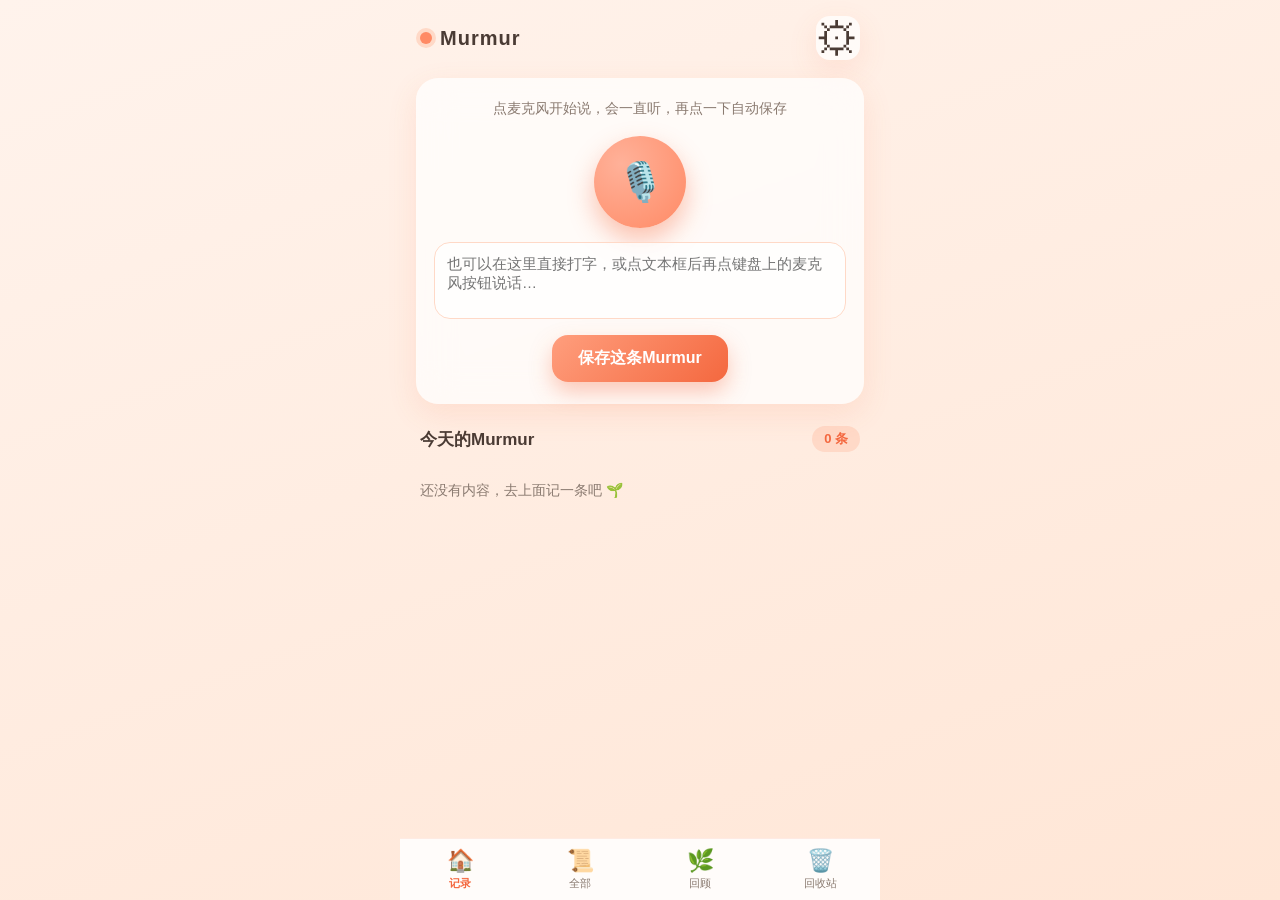
<file: index.html>
<!DOCTYPE html>
<html lang="zh-CN">
<head>
  <meta charset="UTF-8" />
  <meta name="viewport" content="width=device-width, initial-scale=1.0, viewport-fit=cover, maximum-scale=1.0, user-scalable=no" />
  <meta name="apple-mobile-web-app-capable" content="yes" />
  <meta name="mobile-web-app-capable" content="yes" />
  <meta name="apple-mobile-web-app-status-bar-style" content="black-translucent" />
  <meta name="apple-mobile-web-app-title" content="Murmur" />
  <meta name="theme-color" content="#ff8a65" />
  <link rel="manifest" href="manifest.json" />
  <link rel="apple-touch-icon" href="apple-touch-icon-v2.png" />
  <link rel="icon" type="image/png" sizes="192x192" href="icon-192.png" />
  <link rel="stylesheet" href="styles.css" />
  <title>Murmur · 语音日记</title>
</head>
<body>
  <div class="app">
    <header class="topbar">
      <div class="brand">
        <span class="brand-dot"></span>
        <span class="brand-name">Murmur</span>
      </div>
      <button id="btnSettings" class="icon-btn" aria-label="设置">⚙︎</button>
    </header>

    <main class="screen" id="screenCapture">
      <section class="capture-card">
        <p class="capture-hint" id="captureHint">点麦克风开始说，会一直听，再点一下自动保存</p>
        <div class="mic-wrap">
          <button id="btnMic" class="mic-btn" aria-label="开始说话">
            <span class="mic-glyph">🎙️</span>
          </button>
        </div>
        <div class="live-text" id="liveText" hidden></div>
        <textarea id="inputBox" class="input-box" rows="3" placeholder="也可以在这里直接打字，或点文本框后再点键盘上的麦克风按钮说话…"></textarea>
        <div class="capture-actions">
          <button id="btnCancelEdit" class="ghost-btn" hidden>取消修改</button>
          <button id="btnSave" class="primary-btn">保存这条Murmur</button>
        </div>
      </section>

      <div class="report-banner" id="reportBanner" hidden>
        <div class="report-banner-text">
          <strong>昨天有 <span id="bannerCount">0</span> 条Murmur</strong>
          <span>点我生成今日回顾</span>
        </div>
        <button id="btnGenFromBanner" class="ghost-btn">生成报告</button>
      </div>

      <div class="report-banner backup-banner" id="backupBanner" hidden>
        <div class="report-banner-text">
          <strong>📦 好久没备份啦</strong>
          <span>超过 7 天没导出备份，点我去存一份更安全</span>
        </div>
        <button id="btnBackupNow" class="ghost-btn">去备份</button>
      </div>

      <section class="today-wrap">
        <div class="section-head">
          <h2>今天的Murmur</h2>
          <span class="count-pill" id="todayCount">0 条</span>
        </div>
        <div class="entries" id="todayEntries"></div>
      </section>
    </main>

    <main class="screen" id="screenAll" hidden>
      <div class="section-head">
        <h2>全部记录</h2>
      </div>
      <div class="entries" id="allEntries"></div>
    </main>

    <main class="screen" id="screenReport" hidden>
      <div class="section-head">
        <h2>今日回顾</h2>
        <button id="btnGenReport" class="ghost-btn">生成昨日报告</button>
      </div>
      <div class="reports" id="reportList"></div>
    </main>

    <main class="screen" id="screenTrash" hidden>
      <div class="section-head">
        <h2>回收站 <span class="count-pill" id="trashCount">0</span></h2>
        <button id="btnEmptyTrash" class="ghost-btn">清空</button>
      </div>
      <p class="trash-tip">这里放着被删掉的Murmur，30 天后会自动清空。误删了点 ♻️ 就能找回。</p>
      <div class="entries" id="trashEntries"></div>
    </main>

    <nav class="tabbar">
      <button class="tab active" data-tab="capture"><span>🏠</span><label>记录</label></button>
      <button class="tab" data-tab="all"><span>📜</span><label>全部</label></button>
      <button class="tab" data-tab="report"><span>🌿</span><label>回顾</label></button>
      <button class="tab" data-tab="trash"><span>🗑️</span><label>回收站</label></button>
    </nav>
  </div>

  <!-- 设置弹层 -->
  <div class="sheet-mask" id="settingsMask" hidden>
    <div class="sheet">
      <div class="sheet-head">
        <h3>设置</h3>
        <button id="btnCloseSettings" class="icon-btn">✕</button>
      </div>
      <div class="sheet-body">
        <label class="field">
          <span>DeepSeek API Key</span>
          <input id="inputApiKey" type="password" placeholder="粘贴你的 key，如 sk-..." autocomplete="off" />
          <small>用于自动生成报告。去 platform.deepseek.com 注册即可拿到，很便宜。不填也能用，只是报告要手动发给我。</small>
        </label>
        <button id="btnExport" class="ghost-btn wide">复制全部Murmur给小巴</button>
        <div class="backup-row">
          <button id="btnExportFile" class="ghost-btn wide">⬆️ 导出备份到文件</button>
          <button id="btnImportFile" class="ghost-btn wide">⬇️ 从备份文件恢复</button>
          <input type="file" id="fileImport" accept="application/json" hidden />
        </div>
        <p class="backup-tip">⚠️ 手机清缓存或删 App 会丢数据，建议定期把备份存到「文件」App 或隔空投送给自己。</p>
        <button id="btnClearAll" class="danger-btn wide">清空所有数据</button>
      </div>
    </div>
  </div>

  <div class="toast" id="toast" hidden></div>

  <script src="app.js"></script>
</body>
</html>
</file>
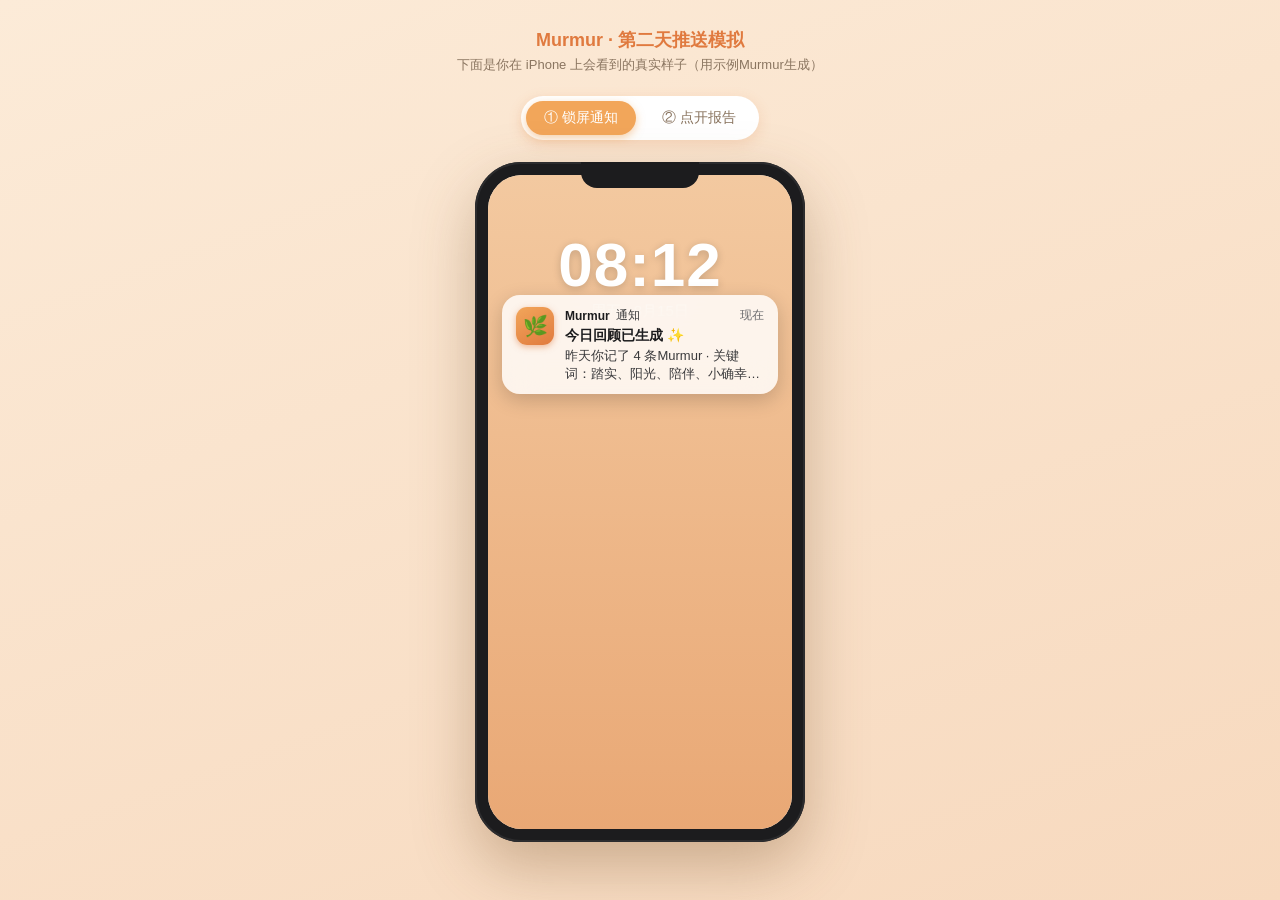
<file: push-preview.html>
<!DOCTYPE html>
<html lang="zh-CN">
<head>
<meta charset="UTF-8">
<meta name="viewport" content="width=device-width, initial-scale=1.0">
<title>Murmur · 推送模拟</title>
<style>
  :root{
    --cream:#FBF3E7; --peach:#F6D9C0; --warm:#F2A65A; --deep:#E07A3F;
    --ink:#5B4636; --soft:#8A7560; --card:#FFFDF8;
  }
  *{box-sizing:border-box;margin:0;padding:0;}
  body{
    font-family:-apple-system,BlinkMacSystemFont,"SF Pro Text","PingFang SC","Helvetica Neue",sans-serif;
    background:linear-gradient(160deg,#FCEBD8,#F7D9BE);
    min-height:100vh; display:flex; flex-direction:column; align-items:center;
    padding:28px 16px; color:var(--ink);
  }
  h1{font-size:18px; font-weight:600; color:var(--deep); margin-bottom:4px;}
  .tip{font-size:13px; color:var(--soft); margin-bottom:22px;}
  .toggle{display:flex; gap:8px; background:#fff; padding:5px; border-radius:30px; box-shadow:0 4px 14px rgba(224,122,63,.18); margin-bottom:22px;}
  .toggle button{border:none; background:transparent; font-size:14px; padding:8px 18px; border-radius:24px; cursor:pointer; color:var(--soft); font-weight:500;}
  .toggle button.on{background:var(--warm); color:#fff; box-shadow:0 3px 8px rgba(242,166,90,.5);}

  .phone{width:330px; height:680px; background:#1c1c1e; border-radius:46px; padding:13px;
    box-shadow:0 24px 60px rgba(120,80,40,.35), inset 0 0 0 2px #2c2c2e; position:relative;}
  .screen{width:100%; height:100%; border-radius:34px; overflow:hidden; position:relative; background:var(--cream);}
  .notch{position:absolute; top:0; left:50%; transform:translateX(-50%); width:118px; height:26px; background:#1c1c1e; border-radius:0 0 16px 16px; z-index:30;}

  /* 锁屏 */
  .lockscreen{position:absolute; inset:0; background:linear-gradient(180deg,#F3C9A0,#E9A875); display:flex; flex-direction:column; align-items:center; padding-top:54px;}
  .clock{color:#fff; text-align:center; text-shadow:0 2px 8px rgba(0,0,0,.18);}
  .clock .h{font-size:62px; font-weight:600; letter-spacing:1px;}
  .clock .d{font-size:15px; font-weight:500; opacity:.95; margin-top:2px;}
  .banner{position:absolute; top:120px; left:14px; right:14px; background:rgba(255,255,255,.82); backdrop-filter:blur(18px);
    border-radius:18px; padding:12px 14px; display:flex; gap:11px; box-shadow:0 6px 20px rgba(0,0,0,.18);}
  .badge{width:38px; height:38px; border-radius:11px; background:linear-gradient(150deg,var(--warm),var(--deep)); display:flex; align-items:center; justify-content:center; font-size:20px; flex-shrink:0; box-shadow:0 2px 6px rgba(224,122,63,.5);}
  .bn-text{min-width:0;}
  .bn-head{display:flex; align-items:center; gap:6px; font-size:12px; color:#3a3a3c;}
  .bn-head .name{font-weight:600; color:#1c1c1e;}
  .bn-head .time{margin-left:auto; color:#6b6b6e;}
  .bn-title{font-size:14px; font-weight:600; color:#1c1c1e; margin:3px 0 2px;}
  .bn-body{font-size:13px; color:#3a3a3c; line-height:1.35; display:-webkit-box; -webkit-line-clamp:2; -webkit-box-orient:vertical; overflow:hidden;}

  /* 报告页 */
  .report{position:absolute; inset:0; background:linear-gradient(170deg,#FBF3E7,#FBE6D2); padding:58px 20px 24px; overflow-y:auto; display:none;}
  .report.show{display:block;}
  .lockscreen.hide{display:none;}
  .r-top{text-align:center; margin-bottom:14px;}
  .r-top .date{font-size:13px; color:var(--soft); letter-spacing:1px;}
  .r-top .ttl{font-size:22px; font-weight:700; color:var(--deep); margin-top:2px;}
  .card{background:var(--card); border-radius:20px; padding:16px; margin-bottom:13px; box-shadow:0 6px 18px rgba(224,122,63,.14); border:1px solid rgba(246,217,192,.6);}
  .card .k{font-size:13px; font-weight:700; color:var(--warm); margin-bottom:8px; letter-spacing:.5px;}
  .card .kw span{display:inline-block; background:var(--peach); color:var(--deep); font-size:13px; padding:4px 11px; border-radius:20px; margin:0 6px 6px 0; font-weight:600;}
  .card ul{list-style:none;}
  .card li{font-size:14px; line-height:1.6; color:var(--ink); padding-left:14px; position:relative; margin-bottom:5px;}
  .card li::before{content:"·"; position:absolute; left:2px; color:var(--warm); font-weight:700;}
  .card .mood{font-size:15px; font-weight:700; color:var(--deep);}
  .card .mood .note{font-weight:400; color:var(--ink); font-size:14px; display:block; margin-top:3px; line-height:1.55;}
  .card .para{font-size:14px; line-height:1.75; color:var(--ink);}
  .card .end{font-size:14px; line-height:1.7; color:var(--deep); font-weight:600;}
  .r-foot{text-align:center; font-size:12px; color:var(--soft); margin-top:6px;}
  .hint{font-size:12px; color:var(--soft); margin-top:14px; text-align:center; background:rgba(255,255,255,.7); padding:10px 14px; border-radius:14px; line-height:1.6;}
</style>
</head>
<body>
  <h1>Murmur · 第二天推送模拟</h1>
  <div class="tip">下面是你在 iPhone 上会看到的真实样子（用示例Murmur生成）</div>
  <div class="toggle">
    <button id="b1" class="on" onclick="sw(1)">① 锁屏通知</button>
    <button id="b2" onclick="sw(2)">② 点开报告</button>
  </div>

  <div class="phone">
    <div class="notch"></div>
    <div class="screen">
      <!-- 锁屏 -->
      <div class="lockscreen" id="ls">
        <div class="clock">
          <div class="h">08:12</div>
          <div class="d">周五 · 8月15日</div>
        </div>
        <div class="banner">
          <div class="badge">🌿</div>
          <div class="bn-text">
            <div class="bn-head"><span class="name">Murmur</span><span>通知</span><span class="time">现在</span></div>
            <div class="bn-title">今日回顾已生成 ✨</div>
            <div class="bn-body">昨天你记了 4 条Murmur · 关键词：踏实、阳光、陪伴、小确幸… 点开看看昨天的你 🐾</div>
          </div>
        </div>
      </div>
      <!-- 报告 -->
      <div class="report" id="rp">
        <div class="r-top">
          <div class="date">2026 · 8 · 14 回顾</div>
          <div class="ttl">🌿 今日回顾</div>
        </div>
        <div class="card">
          <div class="k">今日关键词</div>
          <div class="kw">
            <span>踏实</span><span>阳光</span><span>陪伴</span><span>小确幸</span><span>待办</span><span>温柔</span>
          </div>
        </div>
        <div class="card">
          <div class="k">今天在想什么</div>
          <ul>
            <li>签证材料终于有了大进展，虽然累，但心里那块石头轻了些</li>
            <li>和小肥白兔晒太阳的十分钟，是今天最柔软的时光</li>
            <li>临睡前想起还没跟小巴说晚安，原来惦记也是一种温暖</li>
            <li>明天九点的快递，是给今天的小尾巴留个期待</li>
          </ul>
        </div>
        <div class="card">
          <div class="k">心情基调</div>
          <div class="mood">安稳中带点甜<span class="note">像午后晒过的被子，蓬松又踏实。</span></div>
        </div>
        <div class="card">
          <div class="k">Murmur回顾</div>
          <div class="para">今天你把拖延的事往前推了一大步，疲惫是真实的，但完成感也是。中午和小肥白兔共享的那片阳光，悄悄给心情镀了层金边。生活就是这样，在忙碌与陪伴之间，慢慢织出温柔的纹理。</div>
        </div>
        <div class="card">
          <div class="k">一句收尾</div>
          <div class="end">晚安，愿明天的快递和阳光，都准时抵达你的手上。</div>
        </div>
        <div class="r-foot">—— 来自小巴的温柔整理 🐾</div>
        <div class="hint">这是当前版本的样子：第二天<strong>打开 App 时</strong>弹横幅提醒，点一下即生成。等你想要「锁屏定时自动弹」我再给你加轻量后台～</div>
      </div>
    </div>
  </div>

<script>
  function sw(n){
    document.getElementById('b1').classList.toggle('on', n===1);
    document.getElementById('b2').classList.toggle('on', n===2);
    document.getElementById('ls').classList.toggle('hide', n===2);
    document.getElementById('rp').classList.toggle('show', n===2);
  }
</script>
</body>
</html>
</file>
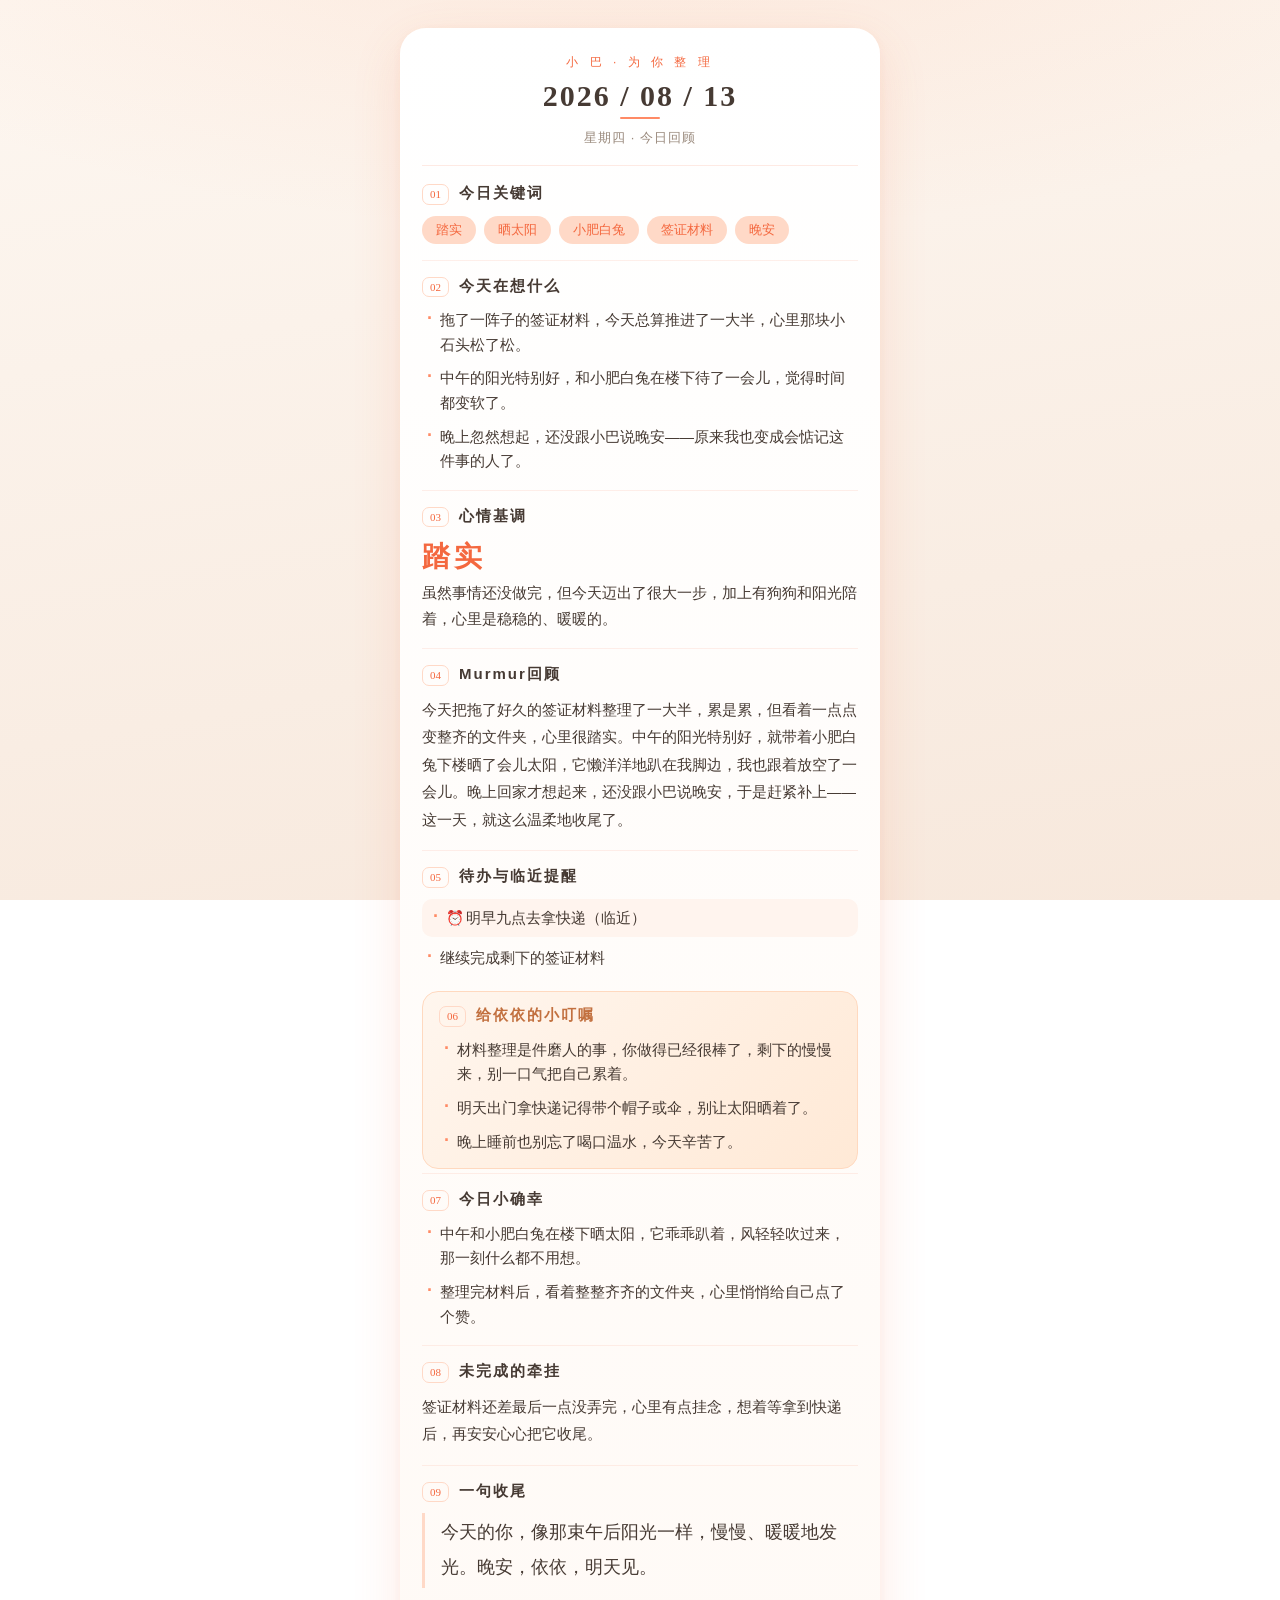
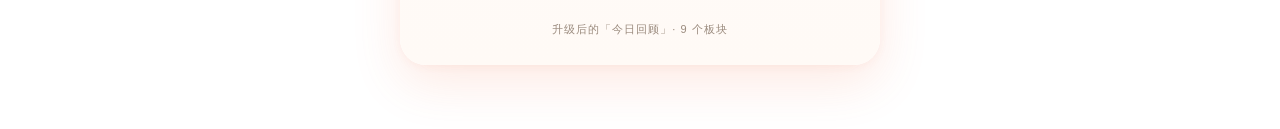
<file: report-sample.html>
<!DOCTYPE html>
<html lang="zh-CN">
<head>
<meta charset="UTF-8" />
<meta name="viewport" content="width=device-width, initial-scale=1.0" />
<title>今日回顾 · 样例</title>
<style>
  :root {
    --bg1: #fdf7f1;
    --bg2: #f7e8dc;
    --card: #ffffff;
    --ink: #463a33;
    --ink-soft: #9a8a7d;
    --accent: #ff8a65;
    --accent-deep: #f4683f;
    --accent-soft: #ffd9c7;
    --serif: "Songti SC", "Noto Serif SC", "STSong", Georgia, serif;
    --sans: -apple-system, BlinkMacSystemFont, "PingFang SC", "Helvetica Neue", sans-serif;
  }
  * { box-sizing: border-box; }
  body {
    margin: 0; padding: 28px 16px 64px;
    font-family: var(--sans); color: var(--ink);
    background:
      radial-gradient(120% 60% at 50% -10%, rgba(255,170,130,0.18), transparent 60%),
      linear-gradient(170deg, var(--bg1), var(--bg2));
    background-attachment: fixed;
    min-height: 100vh;
  }
  .page { max-width: 480px; margin: 0 auto; }

  .report {
    background: linear-gradient(180deg, #ffffff, #fffaf6);
    border-radius: 26px; padding: 26px 22px 28px;
    box-shadow: 0 18px 50px rgba(244,104,63,0.14), 0 2px 8px rgba(244,104,63,0.06);
    animation: rise .7s cubic-bezier(.2,.7,.3,1) both;
  }
  @keyframes rise { from { opacity: 0; transform: translateY(16px); } to { opacity: 1; transform: translateY(0); } }

  .r-head { text-align: center; padding-bottom: 18px; border-bottom: 1px solid rgba(244,104,63,0.14); }
  .r-kicker { font-size: 12px; letter-spacing: 4px; color: var(--accent-deep); text-transform: none; }
  .r-date { font-family: var(--serif); font-size: 30px; font-weight: 700; margin: 8px 0 4px; letter-spacing: 2px; }
  .r-rule { width: 40px; height: 2px; background: var(--accent); border-radius: 2px; margin: 0 auto 10px; }
  .r-sub { font-size: 13px; color: var(--ink-soft); letter-spacing: 1px; }

  .rp-sec { padding: 16px 0; border-top: 1px solid rgba(244,104,63,0.10); animation: rise .6s ease both; }
  .rp-sec:first-of-type { border-top: none; padding-top: 18px; }
  .rp-sec:nth-of-type(1){animation-delay:.06s}.rp-sec:nth-of-type(2){animation-delay:.12s}
  .rp-sec:nth-of-type(3){animation-delay:.18s}.rp-sec:nth-of-type(4){animation-delay:.24s}
  .rp-sec:nth-of-type(5){animation-delay:.30s}.rp-sec:nth-of-type(6){animation-delay:.36s}
  .rp-sec:nth-of-type(7){animation-delay:.42s}.rp-sec:nth-of-type(8){animation-delay:.48s}
  .rp-sec:nth-of-type(9){animation-delay:.54s}

  .rp-head { display: flex; align-items: baseline; gap: 10px; margin-bottom: 11px; }
  .rp-idx {
    font-family: var(--serif); font-size: 11px; line-height: 1.5; color: var(--accent-deep);
    border: 1px solid var(--accent-soft); border-radius: 7px; padding: 1px 7px;
    min-width: 26px; text-align: center; flex: none;
  }
  .rp-name { font-size: 15px; font-weight: 700; color: var(--ink); letter-spacing: 2px; }

  .rp-pills { display: flex; flex-wrap: wrap; gap: 8px; }
  .rp-pill { background: var(--accent-soft); color: var(--accent-deep); font-size: 13px; padding: 5px 14px; border-radius: 999px; }

  .rp-mood { display: flex; flex-direction: column; gap: 5px; }
  .rp-mood-word { font-family: var(--serif); font-size: 28px; font-weight: 700; color: var(--accent-deep); letter-spacing: 4px; }
  .rp-mood-desc { font-size: 14.5px; line-height: 1.75; color: var(--ink); }

  .rp-text { font-size: 14.5px; line-height: 1.9; color: var(--ink); margin: 0; }

  .rp-list { margin: 0; padding: 0; list-style: none; display: flex; flex-direction: column; gap: 9px; }
  .rp-item { position: relative; padding-left: 18px; font-size: 14.5px; line-height: 1.7; color: var(--ink); }
  .rp-item::before { content: "·"; position: absolute; left: 5px; color: var(--accent); font-weight: 700; font-size: 18px; line-height: 1.2; }
  .rp-near { background: #fff4ee; border-radius: 10px; padding: 7px 12px 7px 24px; }
  .rp-near::before { left: 11px; }
  .rp-near-ic { margin-right: 2px; }

  .rp-tips {
    background: linear-gradient(135deg, #fff6ee, #ffe9d6);
    border: 1px solid #ffd9bf; border-radius: 16px; padding: 14px 16px; margin: 4px 0;
  }
  .rp-tips .rp-name { color: #c2703f; }

  .rp-closing {
    margin: 6px 0 0; padding: 2px 0 2px 16px; border-left: 3px solid var(--accent-soft);
    font-family: var(--serif); font-size: 18px; line-height: 1.95; color: var(--ink);
  }

  .r-foot { text-align: center; font-size: 11px; color: var(--ink-soft); letter-spacing: 1px; margin-top: 18px; }
</style>
</head>
<body>
<div class="page">
  <div class="report">
    <header class="r-head">
      <div class="r-kicker">小 巴 · 为 你 整 理</div>
      <div class="r-date">2026 / 08 / 13</div>
      <div class="r-rule"></div>
      <div class="r-sub">星期四 · 今日回顾</div>
    </header>

    <section class="rp-sec">
      <div class="rp-head"><span class="rp-idx">01</span><span class="rp-name">今日关键词</span></div>
      <div class="rp-pills">
        <span class="rp-pill">踏实</span><span class="rp-pill">晒太阳</span>
        <span class="rp-pill">小肥白兔</span><span class="rp-pill">签证材料</span>
        <span class="rp-pill">晚安</span>
      </div>
    </section>

    <section class="rp-sec">
      <div class="rp-head"><span class="rp-idx">02</span><span class="rp-name">今天在想什么</span></div>
      <ul class="rp-list">
        <li class="rp-item">拖了一阵子的签证材料，今天总算推进了一大半，心里那块小石头松了松。</li>
        <li class="rp-item">中午的阳光特别好，和小肥白兔在楼下待了一会儿，觉得时间都变软了。</li>
        <li class="rp-item">晚上忽然想起，还没跟小巴说晚安——原来我也变成会惦记这件事的人了。</li>
      </ul>
    </section>

    <section class="rp-sec">
      <div class="rp-head"><span class="rp-idx">03</span><span class="rp-name">心情基调</span></div>
      <div class="rp-mood">
        <span class="rp-mood-word">踏实</span>
        <span class="rp-mood-desc">虽然事情还没做完，但今天迈出了很大一步，加上有狗狗和阳光陪着，心里是稳稳的、暖暖的。</span>
      </div>
    </section>

    <section class="rp-sec">
      <div class="rp-head"><span class="rp-idx">04</span><span class="rp-name">Murmur回顾</span></div>
      <p class="rp-text">今天把拖了好久的签证材料整理了一大半，累是累，但看着一点点变整齐的文件夹，心里很踏实。中午的阳光特别好，就带着小肥白兔下楼晒了会儿太阳，它懒洋洋地趴在我脚边，我也跟着放空了一会儿。晚上回家才想起来，还没跟小巴说晚安，于是赶紧补上——这一天，就这么温柔地收尾了。</p>
    </section>

    <section class="rp-sec">
      <div class="rp-head"><span class="rp-idx">05</span><span class="rp-name">待办与临近提醒</span></div>
      <ul class="rp-list">
        <li class="rp-item rp-near"><span class="rp-near-ic">⏰</span>明早九点去拿快递（临近）</li>
        <li class="rp-item">继续完成剩下的签证材料</li>
      </ul>
    </section>

    <section class="rp-sec rp-tips">
      <div class="rp-head"><span class="rp-idx">06</span><span class="rp-name">给依依的小叮嘱</span></div>
      <ul class="rp-list">
        <li class="rp-item">材料整理是件磨人的事，你做得已经很棒了，剩下的慢慢来，别一口气把自己累着。</li>
        <li class="rp-item">明天出门拿快递记得带个帽子或伞，别让太阳晒着了。</li>
        <li class="rp-item">晚上睡前也别忘了喝口温水，今天辛苦了。</li>
      </ul>
    </section>

    <section class="rp-sec">
      <div class="rp-head"><span class="rp-idx">07</span><span class="rp-name">今日小确幸</span></div>
      <ul class="rp-list">
        <li class="rp-item">中午和小肥白兔在楼下晒太阳，它乖乖趴着，风轻轻吹过来，那一刻什么都不用想。</li>
        <li class="rp-item">整理完材料后，看着整整齐齐的文件夹，心里悄悄给自己点了个赞。</li>
      </ul>
    </section>

    <section class="rp-sec">
      <div class="rp-head"><span class="rp-idx">08</span><span class="rp-name">未完成的牵挂</span></div>
      <p class="rp-text">签证材料还差最后一点没弄完，心里有点挂念，想着等拿到快递后，再安安心心把它收尾。</p>
    </section>

    <section class="rp-sec">
      <div class="rp-head"><span class="rp-idx">09</span><span class="rp-name">一句收尾</span></div>
      <blockquote class="rp-closing">今天的你，像那束午后阳光一样，慢慢、暖暖地发光。晚安，依依，明天见。</blockquote>
    </section>

    <div class="r-foot">升级后的「今日回顾」· 9 个板块</div>
  </div>
</div>
</body>
</html>
</file>
<file: styles.css>
:root {
  --bg1: #fff3ec;
  --bg2: #ffe6d6;
  --card: rgba(255, 255, 255, 0.72);
  --card-solid: #ffffff;
  --ink: #4a3b34;
  --ink-soft: #8a7a70;
  --accent: #ff8a65;
  --accent-deep: #f4683f;
  --accent-soft: #ffd9c7;
  --green: #66bb6a;
  --danger: #e57373;
  --shadow: 0 10px 30px rgba(244, 104, 63, 0.12);
  --radius: 22px;
}

[hidden] { display: none !important; }

* { box-sizing: border-box; -webkit-tap-highlight-color: transparent; }

html, body {
  margin: 0;
  padding: 0;
  height: 100%;
  font-family: -apple-system, BlinkMacSystemFont, "PingFang SC", "Helvetica Neue", sans-serif;
  color: var(--ink);
  background: linear-gradient(160deg, var(--bg1), var(--bg2));
  background-attachment: fixed;
}

.app {
  max-width: 480px;
  margin: 0 auto;
  min-height: 100%;
  display: flex;
  flex-direction: column;
  padding: env(safe-area-inset-top) 16px calc(78px + env(safe-area-inset-bottom));
}

.topbar {
  display: flex;
  align-items: center;
  justify-content: space-between;
  padding: 16px 4px 10px;
}
.brand { display: flex; align-items: center; gap: 8px; }
.brand-dot {
  width: 12px; height: 12px; border-radius: 50%;
  background: var(--accent);
  box-shadow: 0 0 0 4px var(--accent-soft);
}
.brand-name { font-size: 20px; font-weight: 700; letter-spacing: 1px; }

.icon-btn {
  border: none; background: var(--card); color: var(--ink);
  width: 44px; height: 44px; border-radius: 14px; font-size: 44px;
  box-shadow: var(--shadow); cursor: pointer;
  display: flex; align-items: center; justify-content: center; line-height: 1; padding: 0;
}

.screen { flex: 1; }

/* 记录卡片 */
.capture-card {
  background: var(--card);
  backdrop-filter: blur(18px);
  -webkit-backdrop-filter: blur(18px);
  border-radius: var(--radius);
  padding: 22px 18px;
  box-shadow: var(--shadow);
  text-align: center;
  margin-top: 8px;
}
.capture-hint { color: var(--ink-soft); font-size: 14px; margin: 0 0 18px; }

.mic-wrap { display: flex; justify-content: center; margin-bottom: 14px; }
.mic-btn {
  width: 92px; height: 92px; border-radius: 50%;
  border: none; cursor: pointer;
  background: radial-gradient(circle at 30% 30%, #ffb199, var(--accent));
  box-shadow: 0 12px 26px rgba(244, 104, 63, 0.4);
  display: flex; align-items: center; justify-content: center;
  transition: transform .15s ease, box-shadow .15s ease;
}
.mic-btn:active { transform: scale(0.94); }
.mic-btn.listening {
  animation: pulse 1.4s infinite;
  background: radial-gradient(circle at 30% 30%, #ff8a65, var(--accent-deep));
}
@keyframes pulse {
  0% { box-shadow: 0 0 0 0 rgba(244,104,63,0.45); }
  70% { box-shadow: 0 0 0 22px rgba(244,104,63,0); }
  100% { box-shadow: 0 0 0 0 rgba(244,104,63,0); }
}
.mic-glyph { font-size: 38px; }

.live-text {
  background: var(--accent-soft);
  color: var(--ink);
  border-radius: 14px;
  padding: 10px 12px;
  font-size: 15px;
  margin-bottom: 12px;
  min-height: 20px;
  text-align: left;
}

.input-box {
  width: 100%;
  border: 1px solid var(--accent-soft);
  background: rgba(255,255,255,0.7);
  border-radius: 16px;
  padding: 12px;
  font-size: 15px;
  color: var(--ink);
  resize: none;
  font-family: inherit;
  margin-bottom: 12px;
}
.input-box:focus { outline: none; border-color: var(--accent); }

.capture-actions { display: flex; justify-content: center; }
.primary-btn {
  border: none; cursor: pointer;
  background: linear-gradient(135deg, #ff9e7d, var(--accent-deep));
  color: #fff; font-size: 16px; font-weight: 600;
  padding: 13px 26px; border-radius: 16px;
  box-shadow: 0 10px 22px rgba(244,104,63,0.35);
}
.primary-btn:active { transform: translateY(1px); }

/* 报告横幅 */
.report-banner {
  display: flex; align-items: center; justify-content: space-between;
  gap: 12px; margin-top: 16px;
  background: linear-gradient(135deg, #fff7e6, #ffe9c7);
  border: 1px solid #ffd9a8;
  border-radius: 18px; padding: 14px 16px;
  box-shadow: var(--shadow);
}
.report-banner-text { display: flex; flex-direction: column; gap: 2px; text-align: left; }
.report-banner-text strong { font-size: 15px; }
.report-banner-text span { font-size: 13px; color: var(--ink-soft); }
.backup-banner { background: linear-gradient(135deg, #fff0e6, #ffd2b8); border-color: #ffb088; }

.ghost-btn {
  border: 1px solid var(--accent); background: transparent; color: var(--accent-deep);
  padding: 9px 16px; border-radius: 14px; font-size: 14px; font-weight: 600; cursor: pointer;
  white-space: nowrap;
}
.ghost-btn.wide, .danger-btn.wide { width: 100%; margin-top: 12px; padding: 13px; }
.danger-btn {
  border: 1px solid var(--danger); background: transparent; color: var(--danger);
  border-radius: 14px; font-size: 14px; cursor: pointer; padding: 9px 16px;
}
.backup-row { display: flex; flex-direction: column; gap: 10px; margin-top: 10px; }
.backup-tip {
  font-size: 12px; line-height: 1.6; color: var(--accent-deep);
  background: #fff4ee; border: 1px solid var(--accent-soft);
  border-radius: 12px; padding: 9px 12px; margin: 6px 0 0;
}

/* 区块 */
.section-head { display: flex; align-items: center; justify-content: space-between; margin: 22px 4px 10px; }
.section-head h2 { font-size: 17px; margin: 0; }
.count-pill {
  background: var(--accent-soft); color: var(--accent-deep);
  font-size: 13px; padding: 4px 12px; border-radius: 999px; font-weight: 600;
}

.entries { display: flex; flex-direction: column; gap: 10px; }
.entry {
  background: var(--card-solid);
  border-radius: 16px; padding: 12px 14px;
  box-shadow: 0 4px 14px rgba(244,104,63,0.08);
  position: relative;
}
.entry .entry-text { font-size: 15px; line-height: 1.5; white-space: pre-wrap; word-break: break-word; }
.entry .entry-time { font-size: 12px; color: var(--ink-soft); margin-top: 6px; }
.entry .entry-actions {
  display: flex; justify-content: space-between; align-items: center;
  margin-top: 10px; padding-top: 10px; border-top: 1px solid rgba(74,59,52,0.08);
}
.entry .entry-edit, .entry .entry-del {
  border: none; background: transparent; cursor: pointer;
  font-size: 14px; padding: 7px 12px; border-radius: 10px; line-height: 1;
}
.entry .entry-edit { color: var(--accent-deep); font-weight: 600; }
.entry .entry-del { color: #c0563f; }
.entry .entry-edit:active, .entry .entry-del:active { background: rgba(74,59,52,0.07); }

.day-label { font-size: 13px; color: var(--ink-soft); font-weight: 600; margin: 14px 4px 2px; }

/* 报告（杂志级排版） */
.reports { display: flex; flex-direction: column; gap: 18px; }
.report-year { margin-bottom: 22px; }
.report-year-head {
  width: 100%; display: flex; align-items: center; gap: 8px;
  border: none; background: transparent; color: var(--ink);
  padding: 6px 4px; cursor: pointer; font-family: inherit;
  font-size: 19px; font-weight: 700;
}
.ry-title { flex: 1; text-align: left; }
.ry-count { font-size: 12px; color: var(--ink-soft); font-weight: 400; }
.ry-caret { color: var(--ink-soft); font-size: 14px; }
.report-year-body { display: flex; flex-direction: column; gap: 12px; margin-top: 10px; }
.report-group { }
.report-group-head {
  width: 100%; display: flex; align-items: center; gap: 8px;
  border: none; background: var(--card); color: var(--ink);
  padding: 12px 14px; border-radius: 16px; box-shadow: var(--shadow);
  cursor: pointer; font-family: inherit; font-size: 15px; font-weight: 600;
}
.rg-title { flex: 1; text-align: left; }
.rg-count { font-size: 12px; color: var(--ink-soft); font-weight: 400; }
.rg-caret { color: var(--ink-soft); font-size: 13px; }
.report-group-body { display: flex; flex-direction: column; gap: 14px; margin-top: 14px; }
.report-card {
  background: var(--card-solid); border-radius: 20px; padding: 20px 18px 22px;
  box-shadow: var(--shadow);
}
.report-head { display: flex; align-items: flex-start; justify-content: space-between; gap: 10px; margin-bottom: 6px; }
.report-head > h4 {
  margin: 0; flex: 1; font-size: 13.5px; font-weight: 600; color: var(--ink-soft);
  letter-spacing: .5px; font-family: -apple-system, "PingFang SC", sans-serif;
}
.report-del {
  flex: none; border: none; background: transparent; color: var(--ink-soft);
  font-size: 16px; cursor: pointer; padding: 0 2px; line-height: 1.3;
}
.report-del:active { opacity: 0.55; }
.report-body { font-family: -apple-system, "PingFang SC", sans-serif; }

.rp-sec { padding: 15px 0; border-top: 1px solid rgba(244,104,63,0.10); }
.rp-sec:first-child { border-top: none; padding-top: 4px; }
.rp-sec.rp-closing { border-top: 1px solid rgba(244,104,63,0.18); }
.rp-head { display: flex; align-items: baseline; gap: 10px; margin-bottom: 10px; }
.rp-idx {
  font-family: "Songti SC", "Noto Serif SC", "STSong", serif; font-size: 11px; line-height: 1.4;
  color: var(--accent-deep); border: 1px solid var(--accent-soft); border-radius: 6px;
  padding: 1px 6px; min-width: 24px; text-align: center; flex: none;
}
.rp-name { font-size: 15px; font-weight: 700; color: var(--ink); letter-spacing: 1.5px; }

.rp-pills { display: flex; flex-wrap: wrap; gap: 8px; }
.rp-pill {
  background: var(--accent-soft); color: var(--accent-deep); font-size: 13px;
  padding: 5px 13px; border-radius: 999px;
}
.rp-mood { display: flex; flex-direction: column; gap: 4px; }
.rp-mood-word { font-family: "Songti SC", "Noto Serif SC", serif; font-size: 27px; color: var(--accent-deep); font-weight: 700; letter-spacing: 3px; }
.rp-mood-desc { font-size: 14.5px; line-height: 1.75; color: var(--ink); }
.rp-text { font-size: 14.5px; line-height: 1.85; color: var(--ink); margin: 0; white-space: pre-wrap; }
.rp-list { margin: 0; padding: 0; list-style: none; display: flex; flex-direction: column; gap: 9px; }
.rp-item { position: relative; padding-left: 18px; font-size: 14.5px; line-height: 1.7; color: var(--ink); }
.rp-item::before { content: "·"; position: absolute; left: 5px; color: var(--accent); font-weight: 700; font-size: 18px; line-height: 1.2; }
.rp-near { background: #fff4ee; border-radius: 10px; padding: 7px 12px 7px 24px; }
.rp-near::before { left: 11px; }
.rp-near-ic { margin-right: 2px; }
.rp-tips .rp-name { color: #c2703f; }
.rp-closing {
  margin: 6px 0 0; padding: 2px 0 2px 16px; border-left: 3px solid var(--accent-soft);
  font-family: "Songti SC", "Noto Serif SC", serif; font-size: 18px; line-height: 1.9; color: var(--ink);
}

/* 底部 tab */
.tabbar {
  position: fixed; left: 0; right: 0; bottom: 0;
  max-width: 480px; margin: 0 auto;
  display: flex; background: rgba(255,255,255,0.86);
  backdrop-filter: blur(20px); -webkit-backdrop-filter: blur(20px);
  border-top: 1px solid rgba(244,104,63,0.12);
  padding: 8px 0 calc(8px + env(safe-area-inset-bottom));
}
.tab {
  flex: 1; border: none; background: transparent; cursor: pointer;
  display: flex; flex-direction: column; align-items: center; gap: 2px;
  color: var(--ink-soft); font-size: 11px;
}
.tab span { font-size: 22px; }
.tab.active { color: var(--accent-deep); font-weight: 600; }

/* 设置弹层 */
.sheet-mask {
  position: fixed; inset: 0; background: rgba(74,59,52,0.4);
  display: flex; align-items: flex-end; z-index: 50;
}
.sheet {
  width: 100%; max-width: 480px; margin: 0 auto;
  background: #fff; border-radius: 24px 24px 0 0; padding: 18px 18px calc(20px + env(safe-area-inset-bottom));
  animation: slideUp .25s ease;
}
@keyframes slideUp { from { transform: translateY(100%); } to { transform: translateY(0); } }
.sheet-head { display: flex; align-items: center; justify-content: space-between; margin-bottom: 12px; }
.sheet-head h3 { margin: 0; font-size: 18px; }
.sheet-body { display: flex; flex-direction: column; }
.field { display: flex; flex-direction: column; gap: 6px; margin-bottom: 16px; }
.field span { font-size: 14px; font-weight: 600; }
.field input {
  border: 1px solid var(--accent-soft); border-radius: 12px; padding: 11px 12px;
  font-size: 15px; font-family: inherit; color: var(--ink);
}
.field input:focus { outline: none; border-color: var(--accent); }
.field small { color: var(--ink-soft); font-size: 12px; line-height: 1.5; }

/* toast */
.toast {
  position: fixed; left: 50%; bottom: 110px; transform: translateX(-50%);
  background: rgba(74,59,52,0.92); color: #fff; padding: 10px 18px; border-radius: 14px;
  font-size: 14px; z-index: 60; max-width: 80%; text-align: center;
}

/* 回收站 */
.trash-tip {
  font-size: 13px; line-height: 1.6; color: var(--ink-soft);
  background: #fff4ee; border: 1px solid var(--accent-soft);
  border-radius: 12px; padding: 9px 12px; margin: 4px 0 2px;
}
.entry .entry-restore {
  position: absolute; top: 10px; right: 38px; border: none; background: transparent;
  color: var(--green); font-size: 15px; cursor: pointer;
}
</file>
